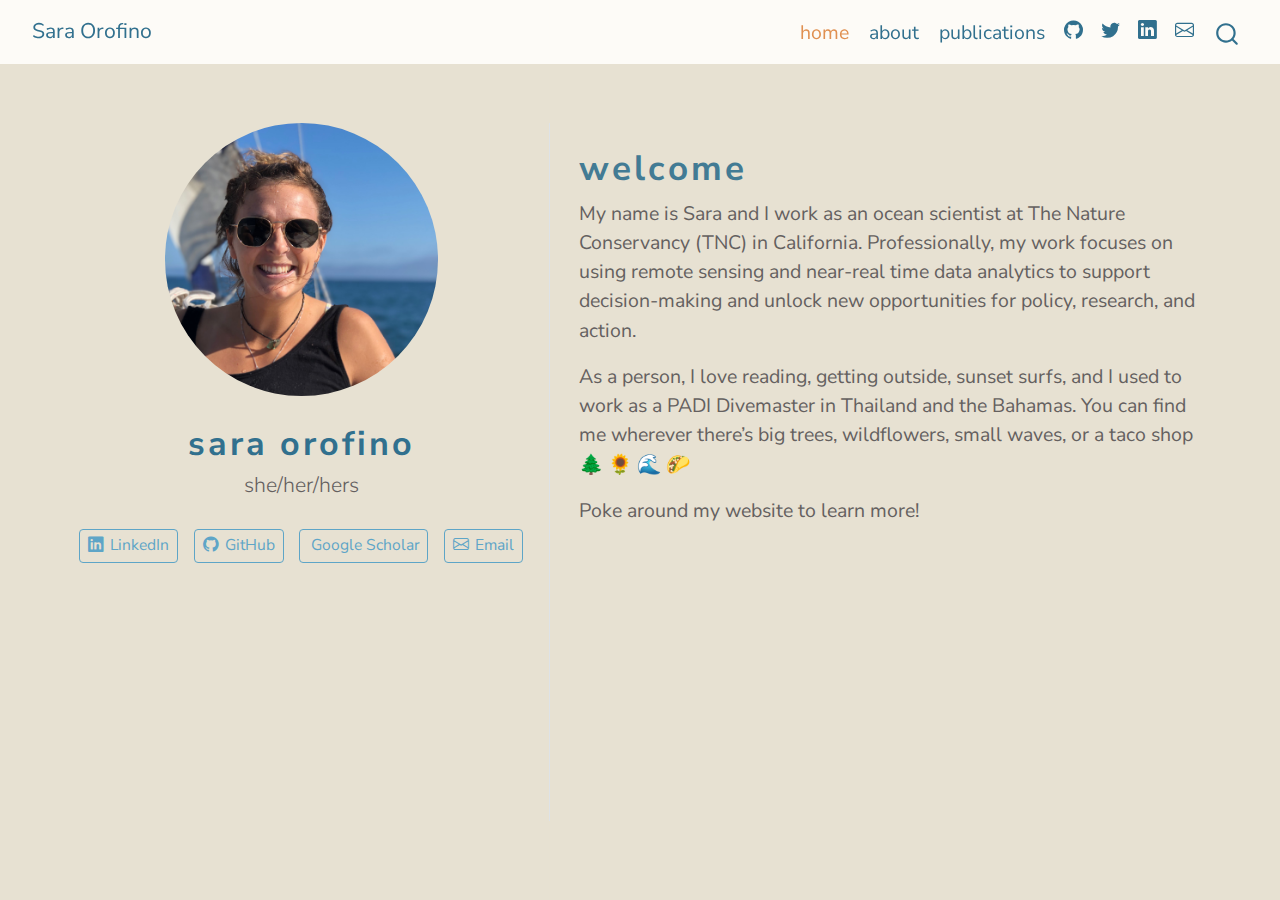
<file: docs/index.html>
<!DOCTYPE html>
<html xmlns="http://www.w3.org/1999/xhtml" lang="en" xml:lang="en"><head>

<meta charset="utf-8">
<meta name="generator" content="quarto-1.4.553">

<meta name="viewport" content="width=device-width, initial-scale=1.0, user-scalable=yes">


<title>Sara Orofino - sara orofino</title>
<style>
code{white-space: pre-wrap;}
span.smallcaps{font-variant: small-caps;}
div.columns{display: flex; gap: min(4vw, 1.5em);}
div.column{flex: auto; overflow-x: auto;}
div.hanging-indent{margin-left: 1.5em; text-indent: -1.5em;}
ul.task-list{list-style: none;}
ul.task-list li input[type="checkbox"] {
  width: 0.8em;
  margin: 0 0.8em 0.2em -1em; /* quarto-specific, see https://github.com/quarto-dev/quarto-cli/issues/4556 */ 
  vertical-align: middle;
}
</style>


<script src="site_libs/quarto-nav/quarto-nav.js"></script>
<script src="site_libs/quarto-nav/headroom.min.js"></script>
<script src="site_libs/clipboard/clipboard.min.js"></script>
<script src="site_libs/quarto-search/autocomplete.umd.js"></script>
<script src="site_libs/quarto-search/fuse.min.js"></script>
<script src="site_libs/quarto-search/quarto-search.js"></script>
<meta name="quarto:offset" content="./">
<script src="site_libs/quarto-html/quarto.js"></script>
<script src="site_libs/quarto-html/popper.min.js"></script>
<script src="site_libs/quarto-html/tippy.umd.min.js"></script>
<link href="site_libs/quarto-html/tippy.css" rel="stylesheet">
<link href="site_libs/quarto-html/quarto-syntax-highlighting.css" rel="stylesheet" id="quarto-text-highlighting-styles">
<script src="site_libs/bootstrap/bootstrap.min.js"></script>
<link href="site_libs/bootstrap/bootstrap-icons.css" rel="stylesheet">
<link href="site_libs/bootstrap/bootstrap.min.css" rel="stylesheet" id="quarto-bootstrap" data-mode="light">
<script id="quarto-search-options" type="application/json">{
  "location": "navbar",
  "copy-button": false,
  "collapse-after": 3,
  "panel-placement": "end",
  "type": "overlay",
  "limit": 50,
  "keyboard-shortcut": [
    "f",
    "/",
    "s"
  ],
  "show-item-context": false,
  "language": {
    "search-no-results-text": "No results",
    "search-matching-documents-text": "matching documents",
    "search-copy-link-title": "Copy link to search",
    "search-hide-matches-text": "Hide additional matches",
    "search-more-match-text": "more match in this document",
    "search-more-matches-text": "more matches in this document",
    "search-clear-button-title": "Clear",
    "search-text-placeholder": "",
    "search-detached-cancel-button-title": "Cancel",
    "search-submit-button-title": "Submit",
    "search-label": "Search"
  }
}</script>


</head>

<body class="nav-fixed">

<div id="quarto-search-results"></div>
  <header id="quarto-header" class="headroom fixed-top">
    <nav class="navbar navbar-expand-lg " data-bs-theme="dark">
      <div class="navbar-container container-fluid">
      <div class="navbar-brand-container mx-auto">
    <a class="navbar-brand" href="./index.html">
    <span class="navbar-title">Sara Orofino</span>
    </a>
  </div>
            <div id="quarto-search" class="" title="Search"></div>
          <button class="navbar-toggler" type="button" data-bs-toggle="collapse" data-bs-target="#navbarCollapse" aria-controls="navbarCollapse" aria-expanded="false" aria-label="Toggle navigation" onclick="if (window.quartoToggleHeadroom) { window.quartoToggleHeadroom(); }">
  <span class="navbar-toggler-icon"></span>
</button>
          <div class="collapse navbar-collapse" id="navbarCollapse">
            <ul class="navbar-nav navbar-nav-scroll ms-auto">
  <li class="nav-item">
    <a class="nav-link active" href="./index.html" aria-current="page"> 
<span class="menu-text">home</span></a>
  </li>  
  <li class="nav-item">
    <a class="nav-link" href="./about.html"> 
<span class="menu-text">about</span></a>
  </li>  
  <li class="nav-item">
    <a class="nav-link" href="./publications.html"> 
<span class="menu-text">publications</span></a>
  </li>  
  <li class="nav-item compact">
    <a class="nav-link" href="https://github.com/saraorofino"> <i class="bi bi-github" role="img">
</i> 
<span class="menu-text"></span></a>
  </li>  
  <li class="nav-item compact">
    <a class="nav-link" href="https://twitter.com/slorofino"> <i class="bi bi-twitter" role="img">
</i> 
<span class="menu-text"></span></a>
  </li>  
  <li class="nav-item compact">
    <a class="nav-link" href="https://www.linkedin.com/in/sara-orofino"> <i class="bi bi-linkedin" role="img">
</i> 
<span class="menu-text"></span></a>
  </li>  
  <li class="nav-item compact">
    <a class="nav-link" href="mailto:saraorofino@ucsb.edu"> <i class="bi bi-envelope" role="img">
</i> 
<span class="menu-text"></span></a>
  </li>  
</ul>
          </div> <!-- /navcollapse -->
          <div class="quarto-navbar-tools">
</div>
      </div> <!-- /container-fluid -->
    </nav>
</header>
<!-- content -->
<div id="quarto-content" class="quarto-container page-columns page-rows-contents page-layout-full page-navbar">
<!-- sidebar -->
<!-- margin-sidebar -->
    
<!-- main -->
<div class="quarto-about-trestles content column-page">
  <div class="about-entity">
    <img src="images/sara_cropped.jpeg" class="about-image
  round " style="height: 14em; width: 14em;">
<header id="title-block-header" class="quarto-title-block default">
<div class="quarto-title">
<h1 class="title">sara orofino</h1>
<p class="subtitle lead">she/her/hers</p>
</div>
<div class="quarto-title-meta column-page">
  </div>
</header>
    <div class="about-links">
  <a href="https://www.linkedin.com/in/sara-orofino" class="about-link" rel="" target="">
    <i class="bi bi-linkedin"></i>
     <span class="about-link-text">LinkedIn</span>
  </a>
  <a href="https://github.com/saraorofino" class="about-link" rel="" target="">
    <i class="bi bi-github"></i>
     <span class="about-link-text">GitHub</span>
  </a>
  <a href="https://scholar.google.com/citations?hl=en&amp;user=LS_MyhkAAAAJ" class="about-link" rel="" target="">
    <i class="bi bi-{{< iconify ai googlescholar >}}"></i>
     <span class="about-link-text">Google Scholar</span>
  </a>
  <a href="mailto:saraorofino@ucsb.edu" class="about-link" rel="" target="">
    <i class="bi bi-envelope"></i>
     <span class="about-link-text">Email</span>
  </a>
</div>
  </div>
  <div class="about-contents"><main class="content column-page" id="quarto-document-content">
<!-- ::: {.small-text} -->
<section id="welcome" class="level3">
<h3 data-anchor-id="welcome">welcome</h3>
<p>My name is Sara and I work as an ocean scientist at The Nature Conservancy (TNC) in California. Professionally, my work focuses on using remote sensing and near-real time data analytics to support decision-making and unlock new opportunities for policy, research, and action.</p>
<p>As a person, I love reading, getting outside, sunset surfs, and I used to work as a PADI Divemaster in Thailand and the Bahamas. You can find me wherever there’s big trees, wildflowers, small waves, or a taco shop 🌲 🌻 🌊 🌮</p>
<p>Poke around my website to learn more!</p>
<!-- ::: -->


</section>
</main></div>
</div>
 <!-- /main -->
<script id="quarto-html-after-body" type="application/javascript">
window.document.addEventListener("DOMContentLoaded", function (event) {
  const toggleBodyColorMode = (bsSheetEl) => {
    const mode = bsSheetEl.getAttribute("data-mode");
    const bodyEl = window.document.querySelector("body");
    if (mode === "dark") {
      bodyEl.classList.add("quarto-dark");
      bodyEl.classList.remove("quarto-light");
    } else {
      bodyEl.classList.add("quarto-light");
      bodyEl.classList.remove("quarto-dark");
    }
  }
  const toggleBodyColorPrimary = () => {
    const bsSheetEl = window.document.querySelector("link#quarto-bootstrap");
    if (bsSheetEl) {
      toggleBodyColorMode(bsSheetEl);
    }
  }
  toggleBodyColorPrimary();  
  const isCodeAnnotation = (el) => {
    for (const clz of el.classList) {
      if (clz.startsWith('code-annotation-')) {                     
        return true;
      }
    }
    return false;
  }
  const clipboard = new window.ClipboardJS('.code-copy-button', {
    text: function(trigger) {
      const codeEl = trigger.previousElementSibling.cloneNode(true);
      for (const childEl of codeEl.children) {
        if (isCodeAnnotation(childEl)) {
          childEl.remove();
        }
      }
      return codeEl.innerText;
    }
  });
  clipboard.on('success', function(e) {
    // button target
    const button = e.trigger;
    // don't keep focus
    button.blur();
    // flash "checked"
    button.classList.add('code-copy-button-checked');
    var currentTitle = button.getAttribute("title");
    button.setAttribute("title", "Copied!");
    let tooltip;
    if (window.bootstrap) {
      button.setAttribute("data-bs-toggle", "tooltip");
      button.setAttribute("data-bs-placement", "left");
      button.setAttribute("data-bs-title", "Copied!");
      tooltip = new bootstrap.Tooltip(button, 
        { trigger: "manual", 
          customClass: "code-copy-button-tooltip",
          offset: [0, -8]});
      tooltip.show();    
    }
    setTimeout(function() {
      if (tooltip) {
        tooltip.hide();
        button.removeAttribute("data-bs-title");
        button.removeAttribute("data-bs-toggle");
        button.removeAttribute("data-bs-placement");
      }
      button.setAttribute("title", currentTitle);
      button.classList.remove('code-copy-button-checked');
    }, 1000);
    // clear code selection
    e.clearSelection();
  });
    var localhostRegex = new RegExp(/^(?:http|https):\/\/localhost\:?[0-9]*\//);
    var mailtoRegex = new RegExp(/^mailto:/);
      var filterRegex = new RegExp('/' + window.location.host + '/');
    var isInternal = (href) => {
        return filterRegex.test(href) || localhostRegex.test(href) || mailtoRegex.test(href);
    }
    // Inspect non-navigation links and adorn them if external
 	var links = window.document.querySelectorAll('a[href]:not(.nav-link):not(.navbar-brand):not(.toc-action):not(.sidebar-link):not(.sidebar-item-toggle):not(.pagination-link):not(.no-external):not([aria-hidden]):not(.dropdown-item):not(.quarto-navigation-tool)');
    for (var i=0; i<links.length; i++) {
      const link = links[i];
      if (!isInternal(link.href)) {
        // undo the damage that might have been done by quarto-nav.js in the case of
        // links that we want to consider external
        if (link.dataset.originalHref !== undefined) {
          link.href = link.dataset.originalHref;
        }
      }
    }
  function tippyHover(el, contentFn, onTriggerFn, onUntriggerFn) {
    const config = {
      allowHTML: true,
      maxWidth: 500,
      delay: 100,
      arrow: false,
      appendTo: function(el) {
          return el.parentElement;
      },
      interactive: true,
      interactiveBorder: 10,
      theme: 'quarto',
      placement: 'bottom-start',
    };
    if (contentFn) {
      config.content = contentFn;
    }
    if (onTriggerFn) {
      config.onTrigger = onTriggerFn;
    }
    if (onUntriggerFn) {
      config.onUntrigger = onUntriggerFn;
    }
    window.tippy(el, config); 
  }
  const noterefs = window.document.querySelectorAll('a[role="doc-noteref"]');
  for (var i=0; i<noterefs.length; i++) {
    const ref = noterefs[i];
    tippyHover(ref, function() {
      // use id or data attribute instead here
      let href = ref.getAttribute('data-footnote-href') || ref.getAttribute('href');
      try { href = new URL(href).hash; } catch {}
      const id = href.replace(/^#\/?/, "");
      const note = window.document.getElementById(id);
      if (note) {
        return note.innerHTML;
      } else {
        return "";
      }
    });
  }
  const xrefs = window.document.querySelectorAll('a.quarto-xref');
  const processXRef = (id, note) => {
    // Strip column container classes
    const stripColumnClz = (el) => {
      el.classList.remove("page-full", "page-columns");
      if (el.children) {
        for (const child of el.children) {
          stripColumnClz(child);
        }
      }
    }
    stripColumnClz(note)
    if (id === null || id.startsWith('sec-')) {
      // Special case sections, only their first couple elements
      const container = document.createElement("div");
      if (note.children && note.children.length > 2) {
        container.appendChild(note.children[0].cloneNode(true));
        for (let i = 1; i < note.children.length; i++) {
          const child = note.children[i];
          if (child.tagName === "P" && child.innerText === "") {
            continue;
          } else {
            container.appendChild(child.cloneNode(true));
            break;
          }
        }
        if (window.Quarto?.typesetMath) {
          window.Quarto.typesetMath(container);
        }
        return container.innerHTML
      } else {
        if (window.Quarto?.typesetMath) {
          window.Quarto.typesetMath(note);
        }
        return note.innerHTML;
      }
    } else {
      // Remove any anchor links if they are present
      const anchorLink = note.querySelector('a.anchorjs-link');
      if (anchorLink) {
        anchorLink.remove();
      }
      if (window.Quarto?.typesetMath) {
        window.Quarto.typesetMath(note);
      }
      // TODO in 1.5, we should make sure this works without a callout special case
      if (note.classList.contains("callout")) {
        return note.outerHTML;
      } else {
        return note.innerHTML;
      }
    }
  }
  for (var i=0; i<xrefs.length; i++) {
    const xref = xrefs[i];
    tippyHover(xref, undefined, function(instance) {
      instance.disable();
      let url = xref.getAttribute('href');
      let hash = undefined; 
      if (url.startsWith('#')) {
        hash = url;
      } else {
        try { hash = new URL(url).hash; } catch {}
      }
      if (hash) {
        const id = hash.replace(/^#\/?/, "");
        const note = window.document.getElementById(id);
        if (note !== null) {
          try {
            const html = processXRef(id, note.cloneNode(true));
            instance.setContent(html);
          } finally {
            instance.enable();
            instance.show();
          }
        } else {
          // See if we can fetch this
          fetch(url.split('#')[0])
          .then(res => res.text())
          .then(html => {
            const parser = new DOMParser();
            const htmlDoc = parser.parseFromString(html, "text/html");
            const note = htmlDoc.getElementById(id);
            if (note !== null) {
              const html = processXRef(id, note);
              instance.setContent(html);
            } 
          }).finally(() => {
            instance.enable();
            instance.show();
          });
        }
      } else {
        // See if we can fetch a full url (with no hash to target)
        // This is a special case and we should probably do some content thinning / targeting
        fetch(url)
        .then(res => res.text())
        .then(html => {
          const parser = new DOMParser();
          const htmlDoc = parser.parseFromString(html, "text/html");
          const note = htmlDoc.querySelector('main.content');
          if (note !== null) {
            // This should only happen for chapter cross references
            // (since there is no id in the URL)
            // remove the first header
            if (note.children.length > 0 && note.children[0].tagName === "HEADER") {
              note.children[0].remove();
            }
            const html = processXRef(null, note);
            instance.setContent(html);
          } 
        }).finally(() => {
          instance.enable();
          instance.show();
        });
      }
    }, function(instance) {
    });
  }
      let selectedAnnoteEl;
      const selectorForAnnotation = ( cell, annotation) => {
        let cellAttr = 'data-code-cell="' + cell + '"';
        let lineAttr = 'data-code-annotation="' +  annotation + '"';
        const selector = 'span[' + cellAttr + '][' + lineAttr + ']';
        return selector;
      }
      const selectCodeLines = (annoteEl) => {
        const doc = window.document;
        const targetCell = annoteEl.getAttribute("data-target-cell");
        const targetAnnotation = annoteEl.getAttribute("data-target-annotation");
        const annoteSpan = window.document.querySelector(selectorForAnnotation(targetCell, targetAnnotation));
        const lines = annoteSpan.getAttribute("data-code-lines").split(",");
        const lineIds = lines.map((line) => {
          return targetCell + "-" + line;
        })
        let top = null;
        let height = null;
        let parent = null;
        if (lineIds.length > 0) {
            //compute the position of the single el (top and bottom and make a div)
            const el = window.document.getElementById(lineIds[0]);
            top = el.offsetTop;
            height = el.offsetHeight;
            parent = el.parentElement.parentElement;
          if (lineIds.length > 1) {
            const lastEl = window.document.getElementById(lineIds[lineIds.length - 1]);
            const bottom = lastEl.offsetTop + lastEl.offsetHeight;
            height = bottom - top;
          }
          if (top !== null && height !== null && parent !== null) {
            // cook up a div (if necessary) and position it 
            let div = window.document.getElementById("code-annotation-line-highlight");
            if (div === null) {
              div = window.document.createElement("div");
              div.setAttribute("id", "code-annotation-line-highlight");
              div.style.position = 'absolute';
              parent.appendChild(div);
            }
            div.style.top = top - 2 + "px";
            div.style.height = height + 4 + "px";
            div.style.left = 0;
            let gutterDiv = window.document.getElementById("code-annotation-line-highlight-gutter");
            if (gutterDiv === null) {
              gutterDiv = window.document.createElement("div");
              gutterDiv.setAttribute("id", "code-annotation-line-highlight-gutter");
              gutterDiv.style.position = 'absolute';
              const codeCell = window.document.getElementById(targetCell);
              const gutter = codeCell.querySelector('.code-annotation-gutter');
              gutter.appendChild(gutterDiv);
            }
            gutterDiv.style.top = top - 2 + "px";
            gutterDiv.style.height = height + 4 + "px";
          }
          selectedAnnoteEl = annoteEl;
        }
      };
      const unselectCodeLines = () => {
        const elementsIds = ["code-annotation-line-highlight", "code-annotation-line-highlight-gutter"];
        elementsIds.forEach((elId) => {
          const div = window.document.getElementById(elId);
          if (div) {
            div.remove();
          }
        });
        selectedAnnoteEl = undefined;
      };
        // Handle positioning of the toggle
    window.addEventListener(
      "resize",
      throttle(() => {
        elRect = undefined;
        if (selectedAnnoteEl) {
          selectCodeLines(selectedAnnoteEl);
        }
      }, 10)
    );
    function throttle(fn, ms) {
    let throttle = false;
    let timer;
      return (...args) => {
        if(!throttle) { // first call gets through
            fn.apply(this, args);
            throttle = true;
        } else { // all the others get throttled
            if(timer) clearTimeout(timer); // cancel #2
            timer = setTimeout(() => {
              fn.apply(this, args);
              timer = throttle = false;
            }, ms);
        }
      };
    }
      // Attach click handler to the DT
      const annoteDls = window.document.querySelectorAll('dt[data-target-cell]');
      for (const annoteDlNode of annoteDls) {
        annoteDlNode.addEventListener('click', (event) => {
          const clickedEl = event.target;
          if (clickedEl !== selectedAnnoteEl) {
            unselectCodeLines();
            const activeEl = window.document.querySelector('dt[data-target-cell].code-annotation-active');
            if (activeEl) {
              activeEl.classList.remove('code-annotation-active');
            }
            selectCodeLines(clickedEl);
            clickedEl.classList.add('code-annotation-active');
          } else {
            // Unselect the line
            unselectCodeLines();
            clickedEl.classList.remove('code-annotation-active');
          }
        });
      }
  const findCites = (el) => {
    const parentEl = el.parentElement;
    if (parentEl) {
      const cites = parentEl.dataset.cites;
      if (cites) {
        return {
          el,
          cites: cites.split(' ')
        };
      } else {
        return findCites(el.parentElement)
      }
    } else {
      return undefined;
    }
  };
  var bibliorefs = window.document.querySelectorAll('a[role="doc-biblioref"]');
  for (var i=0; i<bibliorefs.length; i++) {
    const ref = bibliorefs[i];
    const citeInfo = findCites(ref);
    if (citeInfo) {
      tippyHover(citeInfo.el, function() {
        var popup = window.document.createElement('div');
        citeInfo.cites.forEach(function(cite) {
          var citeDiv = window.document.createElement('div');
          citeDiv.classList.add('hanging-indent');
          citeDiv.classList.add('csl-entry');
          var biblioDiv = window.document.getElementById('ref-' + cite);
          if (biblioDiv) {
            citeDiv.innerHTML = biblioDiv.innerHTML;
          }
          popup.appendChild(citeDiv);
        });
        return popup.innerHTML;
      });
    }
  }
});
</script>
</div> <!-- /content -->




</body></html>
</file>
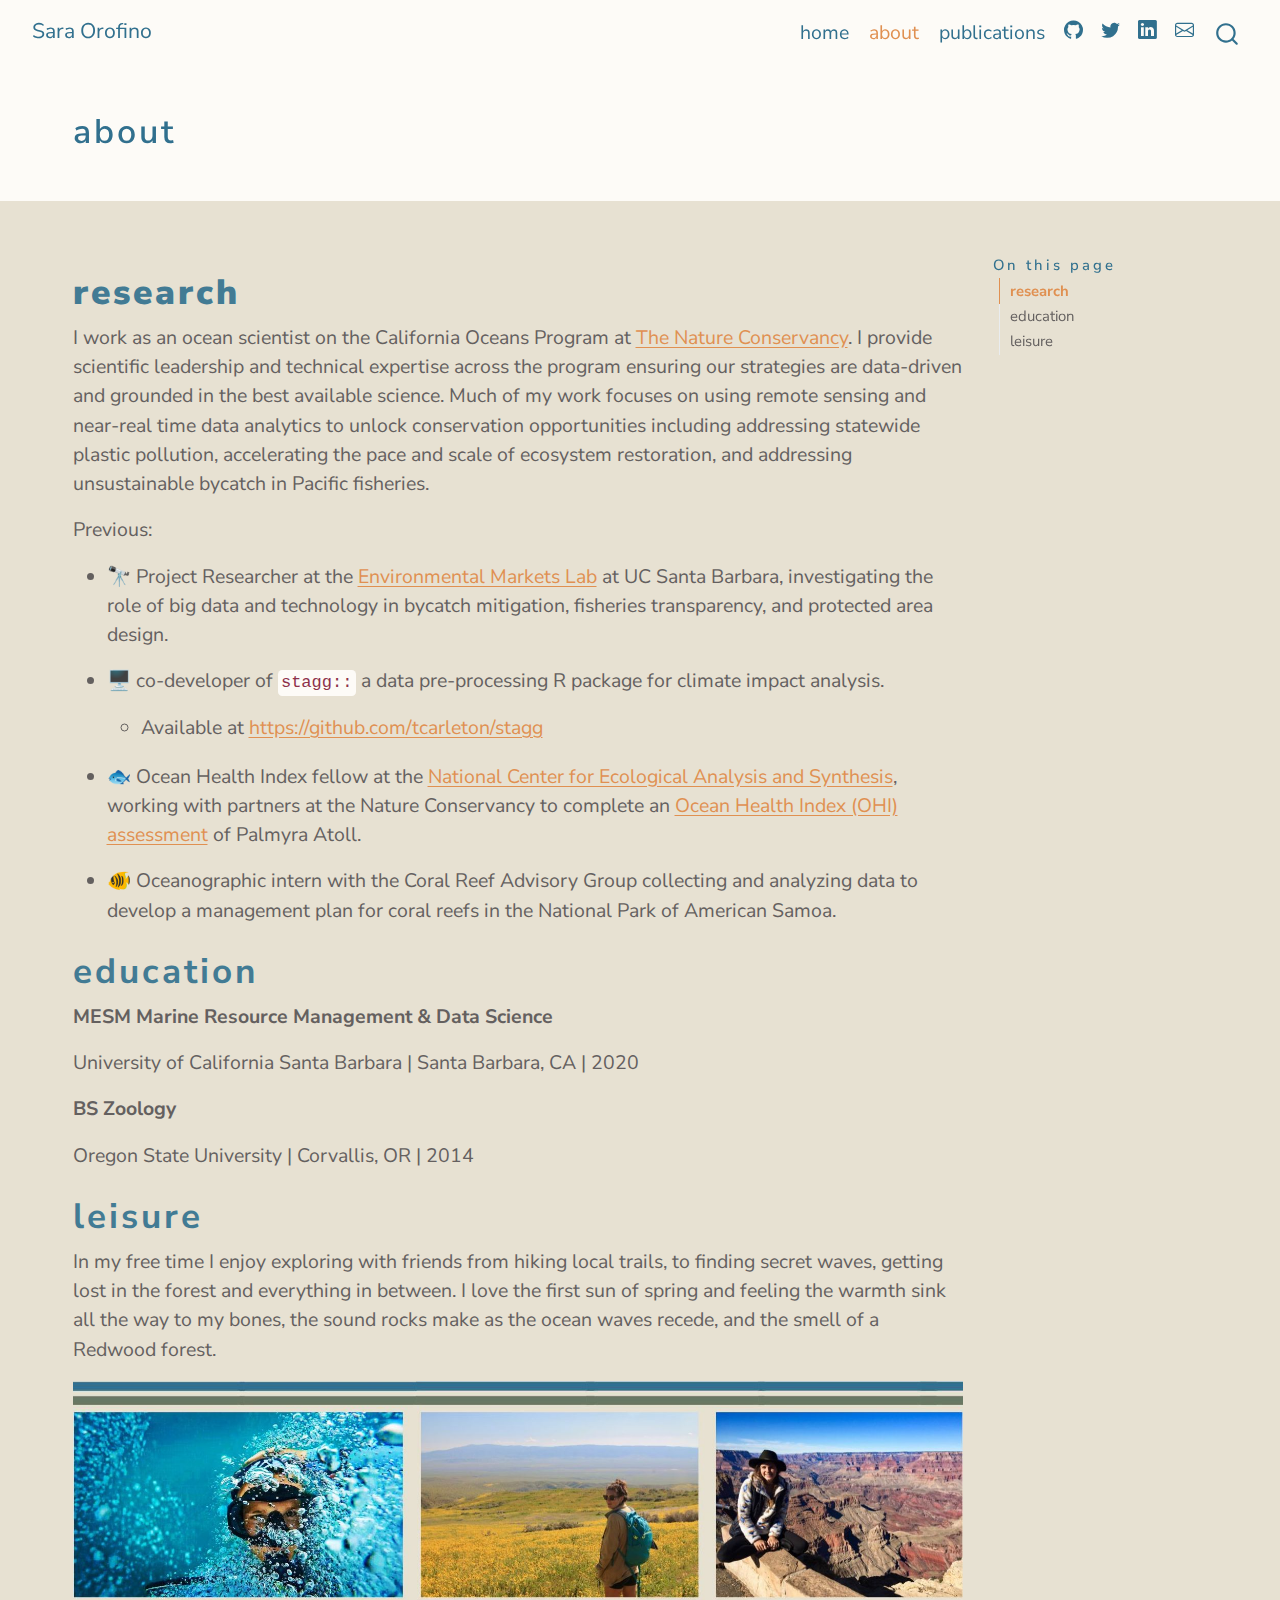
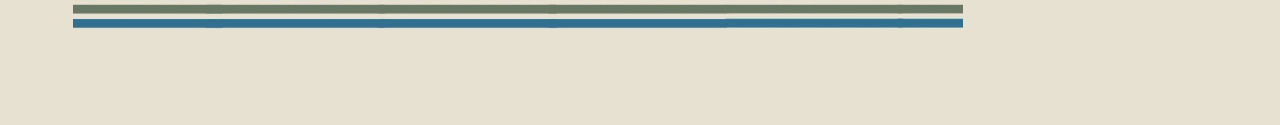
<file: docs/about.html>
<!DOCTYPE html>
<html xmlns="http://www.w3.org/1999/xhtml" lang="en" xml:lang="en"><head>

<meta charset="utf-8">
<meta name="generator" content="quarto-1.4.553">

<meta name="viewport" content="width=device-width, initial-scale=1.0, user-scalable=yes">


<title>Sara Orofino - about</title>
<style>
code{white-space: pre-wrap;}
span.smallcaps{font-variant: small-caps;}
div.columns{display: flex; gap: min(4vw, 1.5em);}
div.column{flex: auto; overflow-x: auto;}
div.hanging-indent{margin-left: 1.5em; text-indent: -1.5em;}
ul.task-list{list-style: none;}
ul.task-list li input[type="checkbox"] {
  width: 0.8em;
  margin: 0 0.8em 0.2em -1em; /* quarto-specific, see https://github.com/quarto-dev/quarto-cli/issues/4556 */ 
  vertical-align: middle;
}
</style>


<script src="site_libs/quarto-nav/quarto-nav.js"></script>
<script src="site_libs/quarto-nav/headroom.min.js"></script>
<script src="site_libs/clipboard/clipboard.min.js"></script>
<script src="site_libs/quarto-search/autocomplete.umd.js"></script>
<script src="site_libs/quarto-search/fuse.min.js"></script>
<script src="site_libs/quarto-search/quarto-search.js"></script>
<meta name="quarto:offset" content="./">
<script src="site_libs/quarto-html/quarto.js"></script>
<script src="site_libs/quarto-html/popper.min.js"></script>
<script src="site_libs/quarto-html/tippy.umd.min.js"></script>
<script src="site_libs/quarto-html/anchor.min.js"></script>
<link href="site_libs/quarto-html/tippy.css" rel="stylesheet">
<link href="site_libs/quarto-html/quarto-syntax-highlighting.css" rel="stylesheet" id="quarto-text-highlighting-styles">
<script src="site_libs/bootstrap/bootstrap.min.js"></script>
<link href="site_libs/bootstrap/bootstrap-icons.css" rel="stylesheet">
<link href="site_libs/bootstrap/bootstrap.min.css" rel="stylesheet" id="quarto-bootstrap" data-mode="light">
<script id="quarto-search-options" type="application/json">{
  "location": "navbar",
  "copy-button": false,
  "collapse-after": 3,
  "panel-placement": "end",
  "type": "overlay",
  "limit": 50,
  "keyboard-shortcut": [
    "f",
    "/",
    "s"
  ],
  "show-item-context": false,
  "language": {
    "search-no-results-text": "No results",
    "search-matching-documents-text": "matching documents",
    "search-copy-link-title": "Copy link to search",
    "search-hide-matches-text": "Hide additional matches",
    "search-more-match-text": "more match in this document",
    "search-more-matches-text": "more matches in this document",
    "search-clear-button-title": "Clear",
    "search-text-placeholder": "",
    "search-detached-cancel-button-title": "Cancel",
    "search-submit-button-title": "Submit",
    "search-label": "Search"
  }
}</script>


</head>

<body class="nav-fixed">

<div id="quarto-search-results"></div>
  <header id="quarto-header" class="headroom fixed-top quarto-banner">
    <nav class="navbar navbar-expand-lg " data-bs-theme="dark">
      <div class="navbar-container container-fluid">
      <div class="navbar-brand-container mx-auto">
    <a class="navbar-brand" href="./index.html">
    <span class="navbar-title">Sara Orofino</span>
    </a>
  </div>
            <div id="quarto-search" class="" title="Search"></div>
          <button class="navbar-toggler" type="button" data-bs-toggle="collapse" data-bs-target="#navbarCollapse" aria-controls="navbarCollapse" aria-expanded="false" aria-label="Toggle navigation" onclick="if (window.quartoToggleHeadroom) { window.quartoToggleHeadroom(); }">
  <span class="navbar-toggler-icon"></span>
</button>
          <div class="collapse navbar-collapse" id="navbarCollapse">
            <ul class="navbar-nav navbar-nav-scroll ms-auto">
  <li class="nav-item">
    <a class="nav-link" href="./index.html"> 
<span class="menu-text">home</span></a>
  </li>  
  <li class="nav-item">
    <a class="nav-link active" href="./about.html" aria-current="page"> 
<span class="menu-text">about</span></a>
  </li>  
  <li class="nav-item">
    <a class="nav-link" href="./publications.html"> 
<span class="menu-text">publications</span></a>
  </li>  
  <li class="nav-item compact">
    <a class="nav-link" href="https://github.com/saraorofino"> <i class="bi bi-github" role="img">
</i> 
<span class="menu-text"></span></a>
  </li>  
  <li class="nav-item compact">
    <a class="nav-link" href="https://twitter.com/slorofino"> <i class="bi bi-twitter" role="img">
</i> 
<span class="menu-text"></span></a>
  </li>  
  <li class="nav-item compact">
    <a class="nav-link" href="https://www.linkedin.com/in/sara-orofino"> <i class="bi bi-linkedin" role="img">
</i> 
<span class="menu-text"></span></a>
  </li>  
  <li class="nav-item compact">
    <a class="nav-link" href="mailto:saraorofino@ucsb.edu"> <i class="bi bi-envelope" role="img">
</i> 
<span class="menu-text"></span></a>
  </li>  
</ul>
          </div> <!-- /navcollapse -->
          <div class="quarto-navbar-tools">
</div>
      </div> <!-- /container-fluid -->
    </nav>
</header>
<!-- content -->
<header id="title-block-header" class="quarto-title-block default page-columns page-full">
  <div class="quarto-title-banner page-columns page-full">
    <div class="quarto-title column-page-left">
      <h1 class="title">about</h1>
                      </div>
  </div>
    
  
  <div class="quarto-title-meta column-page-left">

      
    
      
    </div>
    
  
  </header><div id="quarto-content" class="quarto-container page-columns page-rows-contents page-layout-full page-navbar">
<!-- sidebar -->
<!-- margin-sidebar -->
    <div id="quarto-margin-sidebar" class="sidebar margin-sidebar">
        <nav id="TOC" role="doc-toc" class="toc-active">
    <h2 id="toc-title">On this page</h2>
   
  <ul>
  <li><a href="#research" id="toc-research" class="nav-link active" data-scroll-target="#research"><strong>research</strong></a></li>
  <li><a href="#education" id="toc-education" class="nav-link" data-scroll-target="#education">education</a></li>
  <li><a href="#leisure" id="toc-leisure" class="nav-link" data-scroll-target="#leisure">leisure</a></li>
  </ul>
</nav>
    </div>
<!-- main -->
<main class="content quarto-banner-title-block column-page-left" id="quarto-document-content">





<section id="research" class="level3">
<h3 class="anchored" data-anchor-id="research"><strong>research</strong></h3>
<p>I work as an ocean scientist on the California Oceans Program at <a href="https://www.nature.org/en-us/about-us/where-we-work/united-states/california/">The Nature Conservancy</a>. I provide scientific leadership and technical expertise across the program ensuring our strategies are data-driven and grounded in the best available science. Much of my work focuses on using remote sensing and near-real time data analytics to unlock conservation opportunities including addressing statewide plastic pollution, accelerating the pace and scale of ecosystem restoration, and addressing unsustainable bycatch in Pacific fisheries.</p>
<p>Previous:</p>
<ul>
<li><p>🔭 Project Researcher at the <a href="https://emlab.ucsb.edu/">Environmental Markets Lab</a> at UC Santa Barbara, investigating the role of big data and technology in bycatch mitigation, fisheries transparency, and protected area design.</p></li>
<li><p>🖥️ co-developer of <code>stagg::</code> a data pre-processing R package for climate impact analysis.</p>
<ul>
<li>Available at <a href="#0">https://github.com/tcarleton/stagg</a></li>
</ul></li>
<li><p>🐟 Ocean Health Index fellow at the <a href="https://www.nceas.ucsb.edu/">National Center for Ecological Analysis and Synthesis</a>, working with partners at the Nature Conservancy to complete an <a href="https://raw.githack.com/OHI-4site/pal-scores/master/documents/methods-results/Supplement.html">Ocean Health Index (OHI) assessment</a> of Palmyra Atoll.</p></li>
<li><p>🐠 Oceanographic intern with the Coral Reef Advisory Group collecting and analyzing data to develop a management plan for coral reefs in the National Park of American Samoa.</p></li>
</ul>
</section>
<section id="education" class="level3">
<h3 class="anchored" data-anchor-id="education">education</h3>
<p><strong>MESM Marine Resource Management &amp; Data Science</strong></p>
<p>University of California Santa Barbara | Santa Barbara, CA | 2020</p>
<p><strong>BS Zoology</strong></p>
<p>Oregon State University | Corvallis, OR | 2014</p>
</section>
<section id="leisure" class="level3">
<h3 class="anchored" data-anchor-id="leisure">leisure</h3>
<p>In my free time I enjoy exploring with friends from hiking local trails, to finding secret waves, getting lost in the forest and everything in between. I love the first sun of spring and feeling the warmth sink all the way to my bones, the sound rocks make as the ocean waves recede, and the smell of a Redwood forest.</p>
<p><img src="./images/about_me.jpg" class="img-fluid"></p>


</section>

</main> <!-- /main -->
<script id="quarto-html-after-body" type="application/javascript">
window.document.addEventListener("DOMContentLoaded", function (event) {
  const toggleBodyColorMode = (bsSheetEl) => {
    const mode = bsSheetEl.getAttribute("data-mode");
    const bodyEl = window.document.querySelector("body");
    if (mode === "dark") {
      bodyEl.classList.add("quarto-dark");
      bodyEl.classList.remove("quarto-light");
    } else {
      bodyEl.classList.add("quarto-light");
      bodyEl.classList.remove("quarto-dark");
    }
  }
  const toggleBodyColorPrimary = () => {
    const bsSheetEl = window.document.querySelector("link#quarto-bootstrap");
    if (bsSheetEl) {
      toggleBodyColorMode(bsSheetEl);
    }
  }
  toggleBodyColorPrimary();  
  const icon = "";
  const anchorJS = new window.AnchorJS();
  anchorJS.options = {
    placement: 'right',
    icon: icon
  };
  anchorJS.add('.anchored');
  const isCodeAnnotation = (el) => {
    for (const clz of el.classList) {
      if (clz.startsWith('code-annotation-')) {                     
        return true;
      }
    }
    return false;
  }
  const clipboard = new window.ClipboardJS('.code-copy-button', {
    text: function(trigger) {
      const codeEl = trigger.previousElementSibling.cloneNode(true);
      for (const childEl of codeEl.children) {
        if (isCodeAnnotation(childEl)) {
          childEl.remove();
        }
      }
      return codeEl.innerText;
    }
  });
  clipboard.on('success', function(e) {
    // button target
    const button = e.trigger;
    // don't keep focus
    button.blur();
    // flash "checked"
    button.classList.add('code-copy-button-checked');
    var currentTitle = button.getAttribute("title");
    button.setAttribute("title", "Copied!");
    let tooltip;
    if (window.bootstrap) {
      button.setAttribute("data-bs-toggle", "tooltip");
      button.setAttribute("data-bs-placement", "left");
      button.setAttribute("data-bs-title", "Copied!");
      tooltip = new bootstrap.Tooltip(button, 
        { trigger: "manual", 
          customClass: "code-copy-button-tooltip",
          offset: [0, -8]});
      tooltip.show();    
    }
    setTimeout(function() {
      if (tooltip) {
        tooltip.hide();
        button.removeAttribute("data-bs-title");
        button.removeAttribute("data-bs-toggle");
        button.removeAttribute("data-bs-placement");
      }
      button.setAttribute("title", currentTitle);
      button.classList.remove('code-copy-button-checked');
    }, 1000);
    // clear code selection
    e.clearSelection();
  });
    var localhostRegex = new RegExp(/^(?:http|https):\/\/localhost\:?[0-9]*\//);
    var mailtoRegex = new RegExp(/^mailto:/);
      var filterRegex = new RegExp('/' + window.location.host + '/');
    var isInternal = (href) => {
        return filterRegex.test(href) || localhostRegex.test(href) || mailtoRegex.test(href);
    }
    // Inspect non-navigation links and adorn them if external
 	var links = window.document.querySelectorAll('a[href]:not(.nav-link):not(.navbar-brand):not(.toc-action):not(.sidebar-link):not(.sidebar-item-toggle):not(.pagination-link):not(.no-external):not([aria-hidden]):not(.dropdown-item):not(.quarto-navigation-tool)');
    for (var i=0; i<links.length; i++) {
      const link = links[i];
      if (!isInternal(link.href)) {
        // undo the damage that might have been done by quarto-nav.js in the case of
        // links that we want to consider external
        if (link.dataset.originalHref !== undefined) {
          link.href = link.dataset.originalHref;
        }
      }
    }
  function tippyHover(el, contentFn, onTriggerFn, onUntriggerFn) {
    const config = {
      allowHTML: true,
      maxWidth: 500,
      delay: 100,
      arrow: false,
      appendTo: function(el) {
          return el.parentElement;
      },
      interactive: true,
      interactiveBorder: 10,
      theme: 'quarto',
      placement: 'bottom-start',
    };
    if (contentFn) {
      config.content = contentFn;
    }
    if (onTriggerFn) {
      config.onTrigger = onTriggerFn;
    }
    if (onUntriggerFn) {
      config.onUntrigger = onUntriggerFn;
    }
    window.tippy(el, config); 
  }
  const noterefs = window.document.querySelectorAll('a[role="doc-noteref"]');
  for (var i=0; i<noterefs.length; i++) {
    const ref = noterefs[i];
    tippyHover(ref, function() {
      // use id or data attribute instead here
      let href = ref.getAttribute('data-footnote-href') || ref.getAttribute('href');
      try { href = new URL(href).hash; } catch {}
      const id = href.replace(/^#\/?/, "");
      const note = window.document.getElementById(id);
      if (note) {
        return note.innerHTML;
      } else {
        return "";
      }
    });
  }
  const xrefs = window.document.querySelectorAll('a.quarto-xref');
  const processXRef = (id, note) => {
    // Strip column container classes
    const stripColumnClz = (el) => {
      el.classList.remove("page-full", "page-columns");
      if (el.children) {
        for (const child of el.children) {
          stripColumnClz(child);
        }
      }
    }
    stripColumnClz(note)
    if (id === null || id.startsWith('sec-')) {
      // Special case sections, only their first couple elements
      const container = document.createElement("div");
      if (note.children && note.children.length > 2) {
        container.appendChild(note.children[0].cloneNode(true));
        for (let i = 1; i < note.children.length; i++) {
          const child = note.children[i];
          if (child.tagName === "P" && child.innerText === "") {
            continue;
          } else {
            container.appendChild(child.cloneNode(true));
            break;
          }
        }
        if (window.Quarto?.typesetMath) {
          window.Quarto.typesetMath(container);
        }
        return container.innerHTML
      } else {
        if (window.Quarto?.typesetMath) {
          window.Quarto.typesetMath(note);
        }
        return note.innerHTML;
      }
    } else {
      // Remove any anchor links if they are present
      const anchorLink = note.querySelector('a.anchorjs-link');
      if (anchorLink) {
        anchorLink.remove();
      }
      if (window.Quarto?.typesetMath) {
        window.Quarto.typesetMath(note);
      }
      // TODO in 1.5, we should make sure this works without a callout special case
      if (note.classList.contains("callout")) {
        return note.outerHTML;
      } else {
        return note.innerHTML;
      }
    }
  }
  for (var i=0; i<xrefs.length; i++) {
    const xref = xrefs[i];
    tippyHover(xref, undefined, function(instance) {
      instance.disable();
      let url = xref.getAttribute('href');
      let hash = undefined; 
      if (url.startsWith('#')) {
        hash = url;
      } else {
        try { hash = new URL(url).hash; } catch {}
      }
      if (hash) {
        const id = hash.replace(/^#\/?/, "");
        const note = window.document.getElementById(id);
        if (note !== null) {
          try {
            const html = processXRef(id, note.cloneNode(true));
            instance.setContent(html);
          } finally {
            instance.enable();
            instance.show();
          }
        } else {
          // See if we can fetch this
          fetch(url.split('#')[0])
          .then(res => res.text())
          .then(html => {
            const parser = new DOMParser();
            const htmlDoc = parser.parseFromString(html, "text/html");
            const note = htmlDoc.getElementById(id);
            if (note !== null) {
              const html = processXRef(id, note);
              instance.setContent(html);
            } 
          }).finally(() => {
            instance.enable();
            instance.show();
          });
        }
      } else {
        // See if we can fetch a full url (with no hash to target)
        // This is a special case and we should probably do some content thinning / targeting
        fetch(url)
        .then(res => res.text())
        .then(html => {
          const parser = new DOMParser();
          const htmlDoc = parser.parseFromString(html, "text/html");
          const note = htmlDoc.querySelector('main.content');
          if (note !== null) {
            // This should only happen for chapter cross references
            // (since there is no id in the URL)
            // remove the first header
            if (note.children.length > 0 && note.children[0].tagName === "HEADER") {
              note.children[0].remove();
            }
            const html = processXRef(null, note);
            instance.setContent(html);
          } 
        }).finally(() => {
          instance.enable();
          instance.show();
        });
      }
    }, function(instance) {
    });
  }
      let selectedAnnoteEl;
      const selectorForAnnotation = ( cell, annotation) => {
        let cellAttr = 'data-code-cell="' + cell + '"';
        let lineAttr = 'data-code-annotation="' +  annotation + '"';
        const selector = 'span[' + cellAttr + '][' + lineAttr + ']';
        return selector;
      }
      const selectCodeLines = (annoteEl) => {
        const doc = window.document;
        const targetCell = annoteEl.getAttribute("data-target-cell");
        const targetAnnotation = annoteEl.getAttribute("data-target-annotation");
        const annoteSpan = window.document.querySelector(selectorForAnnotation(targetCell, targetAnnotation));
        const lines = annoteSpan.getAttribute("data-code-lines").split(",");
        const lineIds = lines.map((line) => {
          return targetCell + "-" + line;
        })
        let top = null;
        let height = null;
        let parent = null;
        if (lineIds.length > 0) {
            //compute the position of the single el (top and bottom and make a div)
            const el = window.document.getElementById(lineIds[0]);
            top = el.offsetTop;
            height = el.offsetHeight;
            parent = el.parentElement.parentElement;
          if (lineIds.length > 1) {
            const lastEl = window.document.getElementById(lineIds[lineIds.length - 1]);
            const bottom = lastEl.offsetTop + lastEl.offsetHeight;
            height = bottom - top;
          }
          if (top !== null && height !== null && parent !== null) {
            // cook up a div (if necessary) and position it 
            let div = window.document.getElementById("code-annotation-line-highlight");
            if (div === null) {
              div = window.document.createElement("div");
              div.setAttribute("id", "code-annotation-line-highlight");
              div.style.position = 'absolute';
              parent.appendChild(div);
            }
            div.style.top = top - 2 + "px";
            div.style.height = height + 4 + "px";
            div.style.left = 0;
            let gutterDiv = window.document.getElementById("code-annotation-line-highlight-gutter");
            if (gutterDiv === null) {
              gutterDiv = window.document.createElement("div");
              gutterDiv.setAttribute("id", "code-annotation-line-highlight-gutter");
              gutterDiv.style.position = 'absolute';
              const codeCell = window.document.getElementById(targetCell);
              const gutter = codeCell.querySelector('.code-annotation-gutter');
              gutter.appendChild(gutterDiv);
            }
            gutterDiv.style.top = top - 2 + "px";
            gutterDiv.style.height = height + 4 + "px";
          }
          selectedAnnoteEl = annoteEl;
        }
      };
      const unselectCodeLines = () => {
        const elementsIds = ["code-annotation-line-highlight", "code-annotation-line-highlight-gutter"];
        elementsIds.forEach((elId) => {
          const div = window.document.getElementById(elId);
          if (div) {
            div.remove();
          }
        });
        selectedAnnoteEl = undefined;
      };
        // Handle positioning of the toggle
    window.addEventListener(
      "resize",
      throttle(() => {
        elRect = undefined;
        if (selectedAnnoteEl) {
          selectCodeLines(selectedAnnoteEl);
        }
      }, 10)
    );
    function throttle(fn, ms) {
    let throttle = false;
    let timer;
      return (...args) => {
        if(!throttle) { // first call gets through
            fn.apply(this, args);
            throttle = true;
        } else { // all the others get throttled
            if(timer) clearTimeout(timer); // cancel #2
            timer = setTimeout(() => {
              fn.apply(this, args);
              timer = throttle = false;
            }, ms);
        }
      };
    }
      // Attach click handler to the DT
      const annoteDls = window.document.querySelectorAll('dt[data-target-cell]');
      for (const annoteDlNode of annoteDls) {
        annoteDlNode.addEventListener('click', (event) => {
          const clickedEl = event.target;
          if (clickedEl !== selectedAnnoteEl) {
            unselectCodeLines();
            const activeEl = window.document.querySelector('dt[data-target-cell].code-annotation-active');
            if (activeEl) {
              activeEl.classList.remove('code-annotation-active');
            }
            selectCodeLines(clickedEl);
            clickedEl.classList.add('code-annotation-active');
          } else {
            // Unselect the line
            unselectCodeLines();
            clickedEl.classList.remove('code-annotation-active');
          }
        });
      }
  const findCites = (el) => {
    const parentEl = el.parentElement;
    if (parentEl) {
      const cites = parentEl.dataset.cites;
      if (cites) {
        return {
          el,
          cites: cites.split(' ')
        };
      } else {
        return findCites(el.parentElement)
      }
    } else {
      return undefined;
    }
  };
  var bibliorefs = window.document.querySelectorAll('a[role="doc-biblioref"]');
  for (var i=0; i<bibliorefs.length; i++) {
    const ref = bibliorefs[i];
    const citeInfo = findCites(ref);
    if (citeInfo) {
      tippyHover(citeInfo.el, function() {
        var popup = window.document.createElement('div');
        citeInfo.cites.forEach(function(cite) {
          var citeDiv = window.document.createElement('div');
          citeDiv.classList.add('hanging-indent');
          citeDiv.classList.add('csl-entry');
          var biblioDiv = window.document.getElementById('ref-' + cite);
          if (biblioDiv) {
            citeDiv.innerHTML = biblioDiv.innerHTML;
          }
          popup.appendChild(citeDiv);
        });
        return popup.innerHTML;
      });
    }
  }
});
</script>
</div> <!-- /content -->




</body></html>
</file>
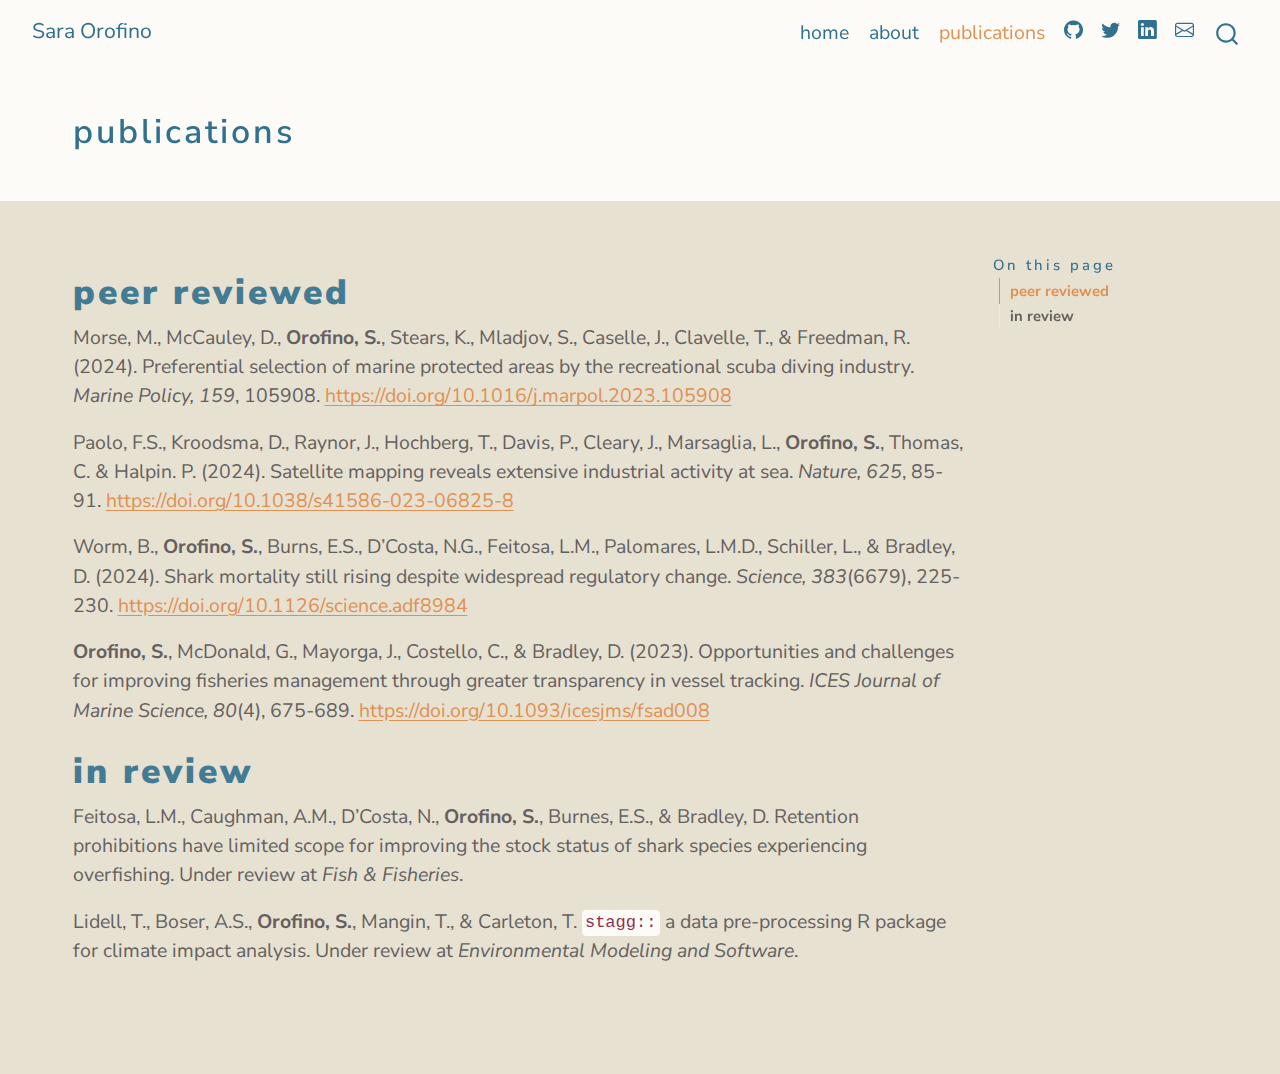
<file: docs/publications.html>
<!DOCTYPE html>
<html xmlns="http://www.w3.org/1999/xhtml" lang="en" xml:lang="en"><head>

<meta charset="utf-8">
<meta name="generator" content="quarto-1.4.553">

<meta name="viewport" content="width=device-width, initial-scale=1.0, user-scalable=yes">


<title>Sara Orofino - publications</title>
<style>
code{white-space: pre-wrap;}
span.smallcaps{font-variant: small-caps;}
div.columns{display: flex; gap: min(4vw, 1.5em);}
div.column{flex: auto; overflow-x: auto;}
div.hanging-indent{margin-left: 1.5em; text-indent: -1.5em;}
ul.task-list{list-style: none;}
ul.task-list li input[type="checkbox"] {
  width: 0.8em;
  margin: 0 0.8em 0.2em -1em; /* quarto-specific, see https://github.com/quarto-dev/quarto-cli/issues/4556 */ 
  vertical-align: middle;
}
</style>


<script src="site_libs/quarto-nav/quarto-nav.js"></script>
<script src="site_libs/quarto-nav/headroom.min.js"></script>
<script src="site_libs/clipboard/clipboard.min.js"></script>
<script src="site_libs/quarto-search/autocomplete.umd.js"></script>
<script src="site_libs/quarto-search/fuse.min.js"></script>
<script src="site_libs/quarto-search/quarto-search.js"></script>
<meta name="quarto:offset" content="./">
<script src="site_libs/quarto-html/quarto.js"></script>
<script src="site_libs/quarto-html/popper.min.js"></script>
<script src="site_libs/quarto-html/tippy.umd.min.js"></script>
<script src="site_libs/quarto-html/anchor.min.js"></script>
<link href="site_libs/quarto-html/tippy.css" rel="stylesheet">
<link href="site_libs/quarto-html/quarto-syntax-highlighting.css" rel="stylesheet" id="quarto-text-highlighting-styles">
<script src="site_libs/bootstrap/bootstrap.min.js"></script>
<link href="site_libs/bootstrap/bootstrap-icons.css" rel="stylesheet">
<link href="site_libs/bootstrap/bootstrap.min.css" rel="stylesheet" id="quarto-bootstrap" data-mode="light">
<script id="quarto-search-options" type="application/json">{
  "location": "navbar",
  "copy-button": false,
  "collapse-after": 3,
  "panel-placement": "end",
  "type": "overlay",
  "limit": 50,
  "keyboard-shortcut": [
    "f",
    "/",
    "s"
  ],
  "show-item-context": false,
  "language": {
    "search-no-results-text": "No results",
    "search-matching-documents-text": "matching documents",
    "search-copy-link-title": "Copy link to search",
    "search-hide-matches-text": "Hide additional matches",
    "search-more-match-text": "more match in this document",
    "search-more-matches-text": "more matches in this document",
    "search-clear-button-title": "Clear",
    "search-text-placeholder": "",
    "search-detached-cancel-button-title": "Cancel",
    "search-submit-button-title": "Submit",
    "search-label": "Search"
  }
}</script>


</head>

<body class="nav-fixed">

<div id="quarto-search-results"></div>
  <header id="quarto-header" class="headroom fixed-top quarto-banner">
    <nav class="navbar navbar-expand-lg " data-bs-theme="dark">
      <div class="navbar-container container-fluid">
      <div class="navbar-brand-container mx-auto">
    <a class="navbar-brand" href="./index.html">
    <span class="navbar-title">Sara Orofino</span>
    </a>
  </div>
            <div id="quarto-search" class="" title="Search"></div>
          <button class="navbar-toggler" type="button" data-bs-toggle="collapse" data-bs-target="#navbarCollapse" aria-controls="navbarCollapse" aria-expanded="false" aria-label="Toggle navigation" onclick="if (window.quartoToggleHeadroom) { window.quartoToggleHeadroom(); }">
  <span class="navbar-toggler-icon"></span>
</button>
          <div class="collapse navbar-collapse" id="navbarCollapse">
            <ul class="navbar-nav navbar-nav-scroll ms-auto">
  <li class="nav-item">
    <a class="nav-link" href="./index.html"> 
<span class="menu-text">home</span></a>
  </li>  
  <li class="nav-item">
    <a class="nav-link" href="./about.html"> 
<span class="menu-text">about</span></a>
  </li>  
  <li class="nav-item">
    <a class="nav-link active" href="./publications.html" aria-current="page"> 
<span class="menu-text">publications</span></a>
  </li>  
  <li class="nav-item compact">
    <a class="nav-link" href="https://github.com/saraorofino"> <i class="bi bi-github" role="img">
</i> 
<span class="menu-text"></span></a>
  </li>  
  <li class="nav-item compact">
    <a class="nav-link" href="https://twitter.com/slorofino"> <i class="bi bi-twitter" role="img">
</i> 
<span class="menu-text"></span></a>
  </li>  
  <li class="nav-item compact">
    <a class="nav-link" href="https://www.linkedin.com/in/sara-orofino"> <i class="bi bi-linkedin" role="img">
</i> 
<span class="menu-text"></span></a>
  </li>  
  <li class="nav-item compact">
    <a class="nav-link" href="mailto:saraorofino@ucsb.edu"> <i class="bi bi-envelope" role="img">
</i> 
<span class="menu-text"></span></a>
  </li>  
</ul>
          </div> <!-- /navcollapse -->
          <div class="quarto-navbar-tools">
</div>
      </div> <!-- /container-fluid -->
    </nav>
</header>
<!-- content -->
<header id="title-block-header" class="quarto-title-block default page-columns page-full">
  <div class="quarto-title-banner page-columns page-full">
    <div class="quarto-title column-page-left">
      <h1 class="title">publications</h1>
                      </div>
  </div>
    
  
  <div class="quarto-title-meta column-page-left">

      
    
      
    </div>
    
  
  </header><div id="quarto-content" class="quarto-container page-columns page-rows-contents page-layout-full page-navbar">
<!-- sidebar -->
<!-- margin-sidebar -->
    <div id="quarto-margin-sidebar" class="sidebar margin-sidebar">
        <nav id="TOC" role="doc-toc" class="toc-active">
    <h2 id="toc-title">On this page</h2>
   
  <ul>
  <li><a href="#peer-reviewed" id="toc-peer-reviewed" class="nav-link active" data-scroll-target="#peer-reviewed"><strong>peer reviewed</strong></a></li>
  <li><a href="#in-review" id="toc-in-review" class="nav-link" data-scroll-target="#in-review"><strong>in review</strong></a></li>
  </ul>
</nav>
    </div>
<!-- main -->
<main class="content quarto-banner-title-block column-page-left" id="quarto-document-content">





<section id="peer-reviewed" class="level3">
<h3 class="anchored" data-anchor-id="peer-reviewed"><strong>peer reviewed</strong></h3>
<p>Morse, M., McCauley, D., <strong>Orofino, S.</strong>, Stears, K., Mladjov, S., Caselle, J., Clavelle, T., &amp; Freedman, R. (2024). Preferential selection of marine protected areas by the recreational scuba diving industry. <em>Marine Policy, 159</em>, 105908. <a href="https://doi.org/10.1016/j.marpol.2023.105908" class="uri">https://doi.org/10.1016/j.marpol.2023.105908</a></p>
<p>Paolo, F.S., Kroodsma, D., Raynor, J., Hochberg, T., Davis, P., Cleary, J., Marsaglia, L., <strong>Orofino, S.</strong>, Thomas, C. &amp; Halpin. P. (2024). Satellite mapping reveals extensive industrial activity at sea. <em>Nature, 625</em>, 85-91. <a href="https://doi.org/10.1038/s41586-023-06825-8" class="uri">https://doi.org/10.1038/s41586-023-06825-8</a></p>
<p>Worm, B., <strong>Orofino, S.</strong>, Burns, E.S., D’Costa, N.G., Feitosa, L.M., Palomares, L.M.D., Schiller, L., &amp; Bradley, D. (2024). Shark mortality still rising despite widespread regulatory change. <em>Science, 383</em>(6679), 225-230. <a href="https://doi.org/10.1126/science.adf8984" class="uri">https://doi.org/10.1126/science.adf8984</a></p>
<p><strong>Orofino, S.</strong>, McDonald, G., Mayorga, J., Costello, C., &amp; Bradley, D. (2023). Opportunities and challenges for improving fisheries management through greater transparency in vessel tracking. <em>ICES Journal of Marine Science, 80</em>(4), 675-689. <a href="https://doi.org/10.1093/icesjms/fsad008" class="uri">https://doi.org/10.1093/icesjms/fsad008</a></p>
</section>
<section id="in-review" class="level3">
<h3 class="anchored" data-anchor-id="in-review"><strong>in review</strong></h3>
<p>Feitosa, L.M., Caughman, A.M., D’Costa, N., <strong>Orofino, S.</strong>, Burnes, E.S., &amp; Bradley, D. Retention prohibitions have limited scope for improving the stock status of shark species experiencing overfishing. Under review at <em>Fish &amp; Fisheries</em>.</p>
<p>Lidell, T., Boser, A.S., <strong>Orofino, S.</strong>, Mangin, T., &amp; Carleton, T. <code>stagg::</code> a data pre-processing R package for climate impact analysis. Under review at <em>Environmental Modeling and Software</em>.</p>


</section>

</main> <!-- /main -->
<script id="quarto-html-after-body" type="application/javascript">
window.document.addEventListener("DOMContentLoaded", function (event) {
  const toggleBodyColorMode = (bsSheetEl) => {
    const mode = bsSheetEl.getAttribute("data-mode");
    const bodyEl = window.document.querySelector("body");
    if (mode === "dark") {
      bodyEl.classList.add("quarto-dark");
      bodyEl.classList.remove("quarto-light");
    } else {
      bodyEl.classList.add("quarto-light");
      bodyEl.classList.remove("quarto-dark");
    }
  }
  const toggleBodyColorPrimary = () => {
    const bsSheetEl = window.document.querySelector("link#quarto-bootstrap");
    if (bsSheetEl) {
      toggleBodyColorMode(bsSheetEl);
    }
  }
  toggleBodyColorPrimary();  
  const icon = "";
  const anchorJS = new window.AnchorJS();
  anchorJS.options = {
    placement: 'right',
    icon: icon
  };
  anchorJS.add('.anchored');
  const isCodeAnnotation = (el) => {
    for (const clz of el.classList) {
      if (clz.startsWith('code-annotation-')) {                     
        return true;
      }
    }
    return false;
  }
  const clipboard = new window.ClipboardJS('.code-copy-button', {
    text: function(trigger) {
      const codeEl = trigger.previousElementSibling.cloneNode(true);
      for (const childEl of codeEl.children) {
        if (isCodeAnnotation(childEl)) {
          childEl.remove();
        }
      }
      return codeEl.innerText;
    }
  });
  clipboard.on('success', function(e) {
    // button target
    const button = e.trigger;
    // don't keep focus
    button.blur();
    // flash "checked"
    button.classList.add('code-copy-button-checked');
    var currentTitle = button.getAttribute("title");
    button.setAttribute("title", "Copied!");
    let tooltip;
    if (window.bootstrap) {
      button.setAttribute("data-bs-toggle", "tooltip");
      button.setAttribute("data-bs-placement", "left");
      button.setAttribute("data-bs-title", "Copied!");
      tooltip = new bootstrap.Tooltip(button, 
        { trigger: "manual", 
          customClass: "code-copy-button-tooltip",
          offset: [0, -8]});
      tooltip.show();    
    }
    setTimeout(function() {
      if (tooltip) {
        tooltip.hide();
        button.removeAttribute("data-bs-title");
        button.removeAttribute("data-bs-toggle");
        button.removeAttribute("data-bs-placement");
      }
      button.setAttribute("title", currentTitle);
      button.classList.remove('code-copy-button-checked');
    }, 1000);
    // clear code selection
    e.clearSelection();
  });
    var localhostRegex = new RegExp(/^(?:http|https):\/\/localhost\:?[0-9]*\//);
    var mailtoRegex = new RegExp(/^mailto:/);
      var filterRegex = new RegExp('/' + window.location.host + '/');
    var isInternal = (href) => {
        return filterRegex.test(href) || localhostRegex.test(href) || mailtoRegex.test(href);
    }
    // Inspect non-navigation links and adorn them if external
 	var links = window.document.querySelectorAll('a[href]:not(.nav-link):not(.navbar-brand):not(.toc-action):not(.sidebar-link):not(.sidebar-item-toggle):not(.pagination-link):not(.no-external):not([aria-hidden]):not(.dropdown-item):not(.quarto-navigation-tool)');
    for (var i=0; i<links.length; i++) {
      const link = links[i];
      if (!isInternal(link.href)) {
        // undo the damage that might have been done by quarto-nav.js in the case of
        // links that we want to consider external
        if (link.dataset.originalHref !== undefined) {
          link.href = link.dataset.originalHref;
        }
      }
    }
  function tippyHover(el, contentFn, onTriggerFn, onUntriggerFn) {
    const config = {
      allowHTML: true,
      maxWidth: 500,
      delay: 100,
      arrow: false,
      appendTo: function(el) {
          return el.parentElement;
      },
      interactive: true,
      interactiveBorder: 10,
      theme: 'quarto',
      placement: 'bottom-start',
    };
    if (contentFn) {
      config.content = contentFn;
    }
    if (onTriggerFn) {
      config.onTrigger = onTriggerFn;
    }
    if (onUntriggerFn) {
      config.onUntrigger = onUntriggerFn;
    }
    window.tippy(el, config); 
  }
  const noterefs = window.document.querySelectorAll('a[role="doc-noteref"]');
  for (var i=0; i<noterefs.length; i++) {
    const ref = noterefs[i];
    tippyHover(ref, function() {
      // use id or data attribute instead here
      let href = ref.getAttribute('data-footnote-href') || ref.getAttribute('href');
      try { href = new URL(href).hash; } catch {}
      const id = href.replace(/^#\/?/, "");
      const note = window.document.getElementById(id);
      if (note) {
        return note.innerHTML;
      } else {
        return "";
      }
    });
  }
  const xrefs = window.document.querySelectorAll('a.quarto-xref');
  const processXRef = (id, note) => {
    // Strip column container classes
    const stripColumnClz = (el) => {
      el.classList.remove("page-full", "page-columns");
      if (el.children) {
        for (const child of el.children) {
          stripColumnClz(child);
        }
      }
    }
    stripColumnClz(note)
    if (id === null || id.startsWith('sec-')) {
      // Special case sections, only their first couple elements
      const container = document.createElement("div");
      if (note.children && note.children.length > 2) {
        container.appendChild(note.children[0].cloneNode(true));
        for (let i = 1; i < note.children.length; i++) {
          const child = note.children[i];
          if (child.tagName === "P" && child.innerText === "") {
            continue;
          } else {
            container.appendChild(child.cloneNode(true));
            break;
          }
        }
        if (window.Quarto?.typesetMath) {
          window.Quarto.typesetMath(container);
        }
        return container.innerHTML
      } else {
        if (window.Quarto?.typesetMath) {
          window.Quarto.typesetMath(note);
        }
        return note.innerHTML;
      }
    } else {
      // Remove any anchor links if they are present
      const anchorLink = note.querySelector('a.anchorjs-link');
      if (anchorLink) {
        anchorLink.remove();
      }
      if (window.Quarto?.typesetMath) {
        window.Quarto.typesetMath(note);
      }
      // TODO in 1.5, we should make sure this works without a callout special case
      if (note.classList.contains("callout")) {
        return note.outerHTML;
      } else {
        return note.innerHTML;
      }
    }
  }
  for (var i=0; i<xrefs.length; i++) {
    const xref = xrefs[i];
    tippyHover(xref, undefined, function(instance) {
      instance.disable();
      let url = xref.getAttribute('href');
      let hash = undefined; 
      if (url.startsWith('#')) {
        hash = url;
      } else {
        try { hash = new URL(url).hash; } catch {}
      }
      if (hash) {
        const id = hash.replace(/^#\/?/, "");
        const note = window.document.getElementById(id);
        if (note !== null) {
          try {
            const html = processXRef(id, note.cloneNode(true));
            instance.setContent(html);
          } finally {
            instance.enable();
            instance.show();
          }
        } else {
          // See if we can fetch this
          fetch(url.split('#')[0])
          .then(res => res.text())
          .then(html => {
            const parser = new DOMParser();
            const htmlDoc = parser.parseFromString(html, "text/html");
            const note = htmlDoc.getElementById(id);
            if (note !== null) {
              const html = processXRef(id, note);
              instance.setContent(html);
            } 
          }).finally(() => {
            instance.enable();
            instance.show();
          });
        }
      } else {
        // See if we can fetch a full url (with no hash to target)
        // This is a special case and we should probably do some content thinning / targeting
        fetch(url)
        .then(res => res.text())
        .then(html => {
          const parser = new DOMParser();
          const htmlDoc = parser.parseFromString(html, "text/html");
          const note = htmlDoc.querySelector('main.content');
          if (note !== null) {
            // This should only happen for chapter cross references
            // (since there is no id in the URL)
            // remove the first header
            if (note.children.length > 0 && note.children[0].tagName === "HEADER") {
              note.children[0].remove();
            }
            const html = processXRef(null, note);
            instance.setContent(html);
          } 
        }).finally(() => {
          instance.enable();
          instance.show();
        });
      }
    }, function(instance) {
    });
  }
      let selectedAnnoteEl;
      const selectorForAnnotation = ( cell, annotation) => {
        let cellAttr = 'data-code-cell="' + cell + '"';
        let lineAttr = 'data-code-annotation="' +  annotation + '"';
        const selector = 'span[' + cellAttr + '][' + lineAttr + ']';
        return selector;
      }
      const selectCodeLines = (annoteEl) => {
        const doc = window.document;
        const targetCell = annoteEl.getAttribute("data-target-cell");
        const targetAnnotation = annoteEl.getAttribute("data-target-annotation");
        const annoteSpan = window.document.querySelector(selectorForAnnotation(targetCell, targetAnnotation));
        const lines = annoteSpan.getAttribute("data-code-lines").split(",");
        const lineIds = lines.map((line) => {
          return targetCell + "-" + line;
        })
        let top = null;
        let height = null;
        let parent = null;
        if (lineIds.length > 0) {
            //compute the position of the single el (top and bottom and make a div)
            const el = window.document.getElementById(lineIds[0]);
            top = el.offsetTop;
            height = el.offsetHeight;
            parent = el.parentElement.parentElement;
          if (lineIds.length > 1) {
            const lastEl = window.document.getElementById(lineIds[lineIds.length - 1]);
            const bottom = lastEl.offsetTop + lastEl.offsetHeight;
            height = bottom - top;
          }
          if (top !== null && height !== null && parent !== null) {
            // cook up a div (if necessary) and position it 
            let div = window.document.getElementById("code-annotation-line-highlight");
            if (div === null) {
              div = window.document.createElement("div");
              div.setAttribute("id", "code-annotation-line-highlight");
              div.style.position = 'absolute';
              parent.appendChild(div);
            }
            div.style.top = top - 2 + "px";
            div.style.height = height + 4 + "px";
            div.style.left = 0;
            let gutterDiv = window.document.getElementById("code-annotation-line-highlight-gutter");
            if (gutterDiv === null) {
              gutterDiv = window.document.createElement("div");
              gutterDiv.setAttribute("id", "code-annotation-line-highlight-gutter");
              gutterDiv.style.position = 'absolute';
              const codeCell = window.document.getElementById(targetCell);
              const gutter = codeCell.querySelector('.code-annotation-gutter');
              gutter.appendChild(gutterDiv);
            }
            gutterDiv.style.top = top - 2 + "px";
            gutterDiv.style.height = height + 4 + "px";
          }
          selectedAnnoteEl = annoteEl;
        }
      };
      const unselectCodeLines = () => {
        const elementsIds = ["code-annotation-line-highlight", "code-annotation-line-highlight-gutter"];
        elementsIds.forEach((elId) => {
          const div = window.document.getElementById(elId);
          if (div) {
            div.remove();
          }
        });
        selectedAnnoteEl = undefined;
      };
        // Handle positioning of the toggle
    window.addEventListener(
      "resize",
      throttle(() => {
        elRect = undefined;
        if (selectedAnnoteEl) {
          selectCodeLines(selectedAnnoteEl);
        }
      }, 10)
    );
    function throttle(fn, ms) {
    let throttle = false;
    let timer;
      return (...args) => {
        if(!throttle) { // first call gets through
            fn.apply(this, args);
            throttle = true;
        } else { // all the others get throttled
            if(timer) clearTimeout(timer); // cancel #2
            timer = setTimeout(() => {
              fn.apply(this, args);
              timer = throttle = false;
            }, ms);
        }
      };
    }
      // Attach click handler to the DT
      const annoteDls = window.document.querySelectorAll('dt[data-target-cell]');
      for (const annoteDlNode of annoteDls) {
        annoteDlNode.addEventListener('click', (event) => {
          const clickedEl = event.target;
          if (clickedEl !== selectedAnnoteEl) {
            unselectCodeLines();
            const activeEl = window.document.querySelector('dt[data-target-cell].code-annotation-active');
            if (activeEl) {
              activeEl.classList.remove('code-annotation-active');
            }
            selectCodeLines(clickedEl);
            clickedEl.classList.add('code-annotation-active');
          } else {
            // Unselect the line
            unselectCodeLines();
            clickedEl.classList.remove('code-annotation-active');
          }
        });
      }
  const findCites = (el) => {
    const parentEl = el.parentElement;
    if (parentEl) {
      const cites = parentEl.dataset.cites;
      if (cites) {
        return {
          el,
          cites: cites.split(' ')
        };
      } else {
        return findCites(el.parentElement)
      }
    } else {
      return undefined;
    }
  };
  var bibliorefs = window.document.querySelectorAll('a[role="doc-biblioref"]');
  for (var i=0; i<bibliorefs.length; i++) {
    const ref = bibliorefs[i];
    const citeInfo = findCites(ref);
    if (citeInfo) {
      tippyHover(citeInfo.el, function() {
        var popup = window.document.createElement('div');
        citeInfo.cites.forEach(function(cite) {
          var citeDiv = window.document.createElement('div');
          citeDiv.classList.add('hanging-indent');
          citeDiv.classList.add('csl-entry');
          var biblioDiv = window.document.getElementById('ref-' + cite);
          if (biblioDiv) {
            citeDiv.innerHTML = biblioDiv.innerHTML;
          }
          popup.appendChild(citeDiv);
        });
        return popup.innerHTML;
      });
    }
  }
});
</script>
</div> <!-- /content -->




</body></html>
</file>
<file: docs/site_libs/quarto-html/tippy.css>
.tippy-box[data-animation=fade][data-state=hidden]{opacity:0}[data-tippy-root]{max-width:calc(100vw - 10px)}.tippy-box{position:relative;background-color:#333;color:#fff;border-radius:4px;font-size:14px;line-height:1.4;white-space:normal;outline:0;transition-property:transform,visibility,opacity}.tippy-box[data-placement^=top]>.tippy-arrow{bottom:0}.tippy-box[data-placement^=top]>.tippy-arrow:before{bottom:-7px;left:0;border-width:8px 8px 0;border-top-color:initial;transform-origin:center top}.tippy-box[data-placement^=bottom]>.tippy-arrow{top:0}.tippy-box[data-placement^=bottom]>.tippy-arrow:before{top:-7px;left:0;border-width:0 8px 8px;border-bottom-color:initial;transform-origin:center bottom}.tippy-box[data-placement^=left]>.tippy-arrow{right:0}.tippy-box[data-placement^=left]>.tippy-arrow:before{border-width:8px 0 8px 8px;border-left-color:initial;right:-7px;transform-origin:center left}.tippy-box[data-placement^=right]>.tippy-arrow{left:0}.tippy-box[data-placement^=right]>.tippy-arrow:before{left:-7px;border-width:8px 8px 8px 0;border-right-color:initial;transform-origin:center right}.tippy-box[data-inertia][data-state=visible]{transition-timing-function:cubic-bezier(.54,1.5,.38,1.11)}.tippy-arrow{width:16px;height:16px;color:#333}.tippy-arrow:before{content:"";position:absolute;border-color:transparent;border-style:solid}.tippy-content{position:relative;padding:5px 9px;z-index:1}
</file>
<file: docs/site_libs/quarto-html/quarto-syntax-highlighting.css>
/* quarto syntax highlight colors */
:root {
  --quarto-hl-ot-color: #003B4F;
  --quarto-hl-at-color: #657422;
  --quarto-hl-ss-color: #20794D;
  --quarto-hl-an-color: #5E5E5E;
  --quarto-hl-fu-color: #4758AB;
  --quarto-hl-st-color: #20794D;
  --quarto-hl-cf-color: #003B4F;
  --quarto-hl-op-color: #5E5E5E;
  --quarto-hl-er-color: #AD0000;
  --quarto-hl-bn-color: #AD0000;
  --quarto-hl-al-color: #AD0000;
  --quarto-hl-va-color: #111111;
  --quarto-hl-bu-color: inherit;
  --quarto-hl-ex-color: inherit;
  --quarto-hl-pp-color: #AD0000;
  --quarto-hl-in-color: #5E5E5E;
  --quarto-hl-vs-color: #20794D;
  --quarto-hl-wa-color: #5E5E5E;
  --quarto-hl-do-color: #5E5E5E;
  --quarto-hl-im-color: #00769E;
  --quarto-hl-ch-color: #20794D;
  --quarto-hl-dt-color: #AD0000;
  --quarto-hl-fl-color: #AD0000;
  --quarto-hl-co-color: #5E5E5E;
  --quarto-hl-cv-color: #5E5E5E;
  --quarto-hl-cn-color: #8f5902;
  --quarto-hl-sc-color: #5E5E5E;
  --quarto-hl-dv-color: #AD0000;
  --quarto-hl-kw-color: #003B4F;
}

/* other quarto variables */
:root {
  --quarto-font-monospace: SFMono-Regular, Menlo, Monaco, Consolas, "Liberation Mono", "Courier New", monospace;
}

pre > code.sourceCode > span {
  color: #003B4F;
}

code span {
  color: #003B4F;
}

code.sourceCode > span {
  color: #003B4F;
}

div.sourceCode,
div.sourceCode pre.sourceCode {
  color: #003B4F;
}

code span.ot {
  color: #003B4F;
  font-style: inherit;
}

code span.at {
  color: #657422;
  font-style: inherit;
}

code span.ss {
  color: #20794D;
  font-style: inherit;
}

code span.an {
  color: #5E5E5E;
  font-style: inherit;
}

code span.fu {
  color: #4758AB;
  font-style: inherit;
}

code span.st {
  color: #20794D;
  font-style: inherit;
}

code span.cf {
  color: #003B4F;
  font-style: inherit;
}

code span.op {
  color: #5E5E5E;
  font-style: inherit;
}

code span.er {
  color: #AD0000;
  font-style: inherit;
}

code span.bn {
  color: #AD0000;
  font-style: inherit;
}

code span.al {
  color: #AD0000;
  font-style: inherit;
}

code span.va {
  color: #111111;
  font-style: inherit;
}

code span.bu {
  font-style: inherit;
}

code span.ex {
  font-style: inherit;
}

code span.pp {
  color: #AD0000;
  font-style: inherit;
}

code span.in {
  color: #5E5E5E;
  font-style: inherit;
}

code span.vs {
  color: #20794D;
  font-style: inherit;
}

code span.wa {
  color: #5E5E5E;
  font-style: italic;
}

code span.do {
  color: #5E5E5E;
  font-style: italic;
}

code span.im {
  color: #00769E;
  font-style: inherit;
}

code span.ch {
  color: #20794D;
  font-style: inherit;
}

code span.dt {
  color: #AD0000;
  font-style: inherit;
}

code span.fl {
  color: #AD0000;
  font-style: inherit;
}

code span.co {
  color: #5E5E5E;
  font-style: inherit;
}

code span.cv {
  color: #5E5E5E;
  font-style: italic;
}

code span.cn {
  color: #8f5902;
  font-style: inherit;
}

code span.sc {
  color: #5E5E5E;
  font-style: inherit;
}

code span.dv {
  color: #AD0000;
  font-style: inherit;
}

code span.kw {
  color: #003B4F;
  font-style: inherit;
}

.prevent-inlining {
  content: "</";
}

/*# sourceMappingURL=debc5d5d77c3f9108843748ff7464032.css.map */
</file>
